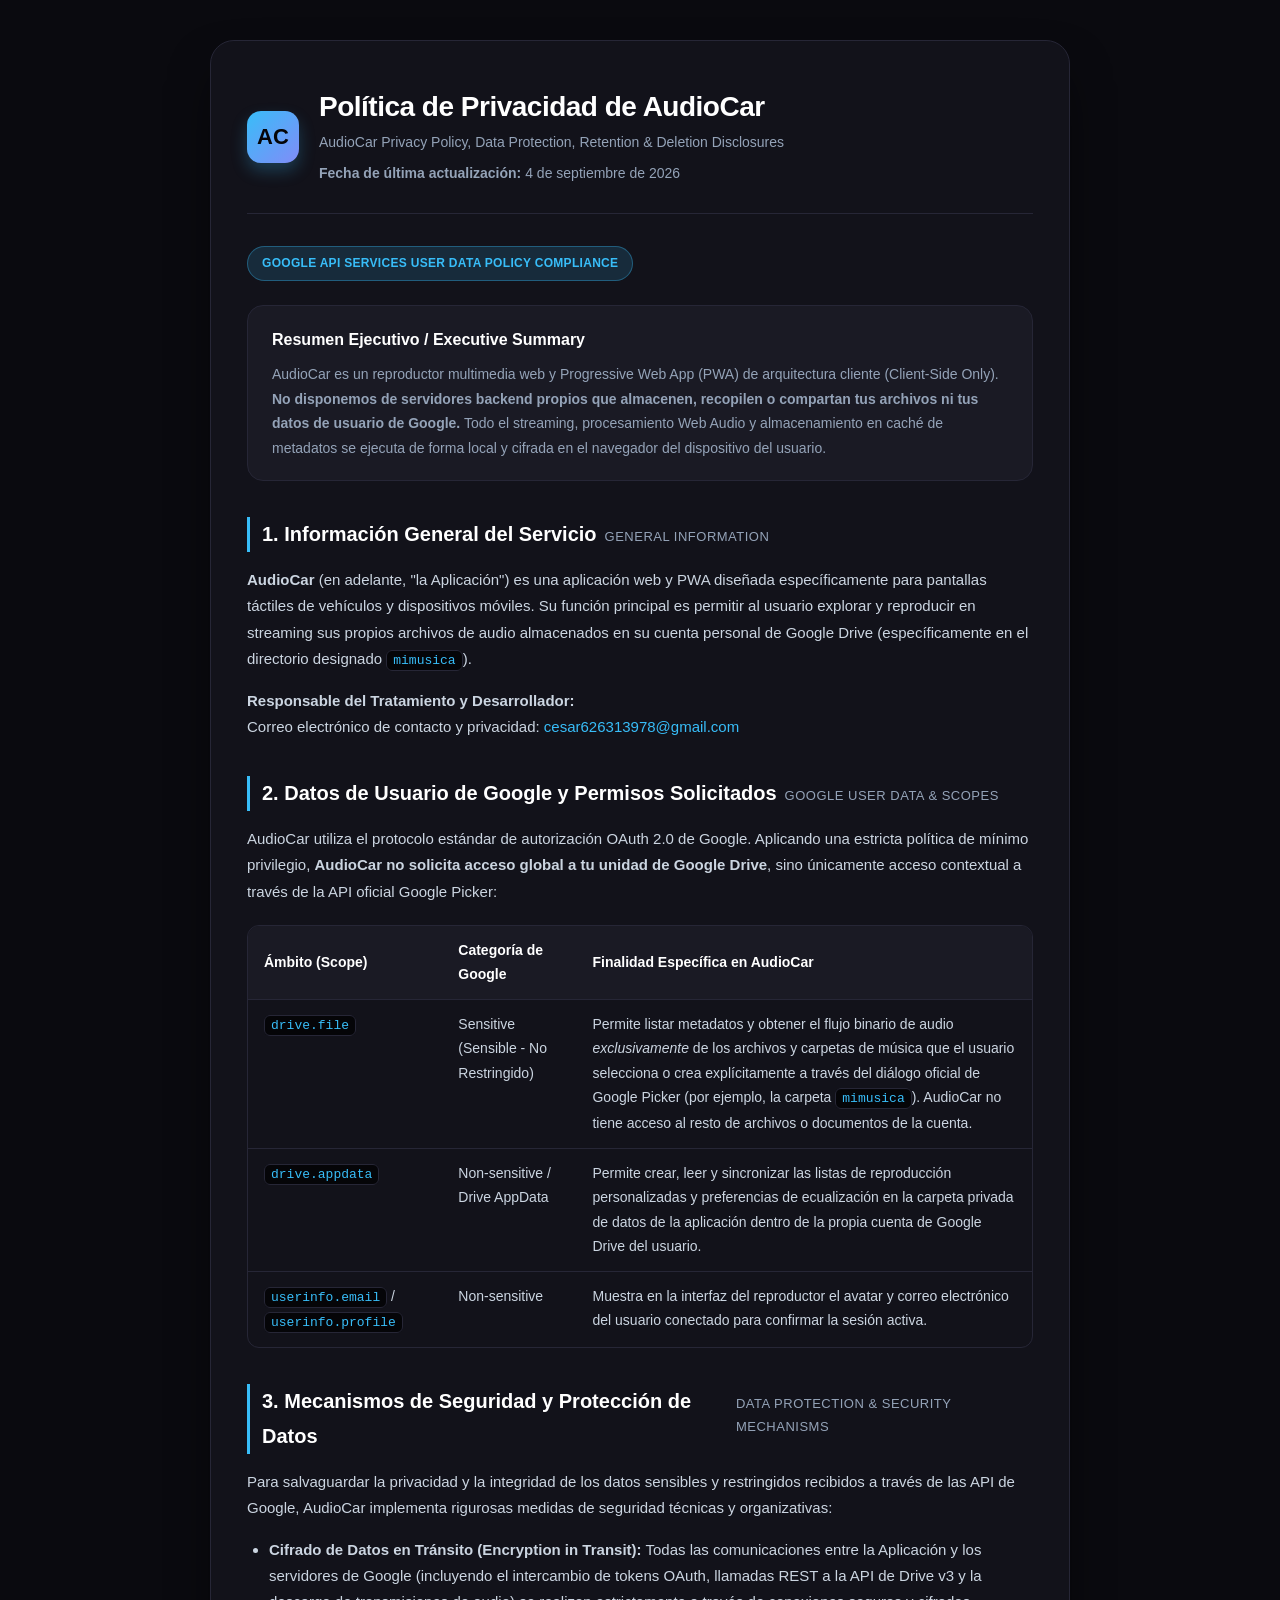
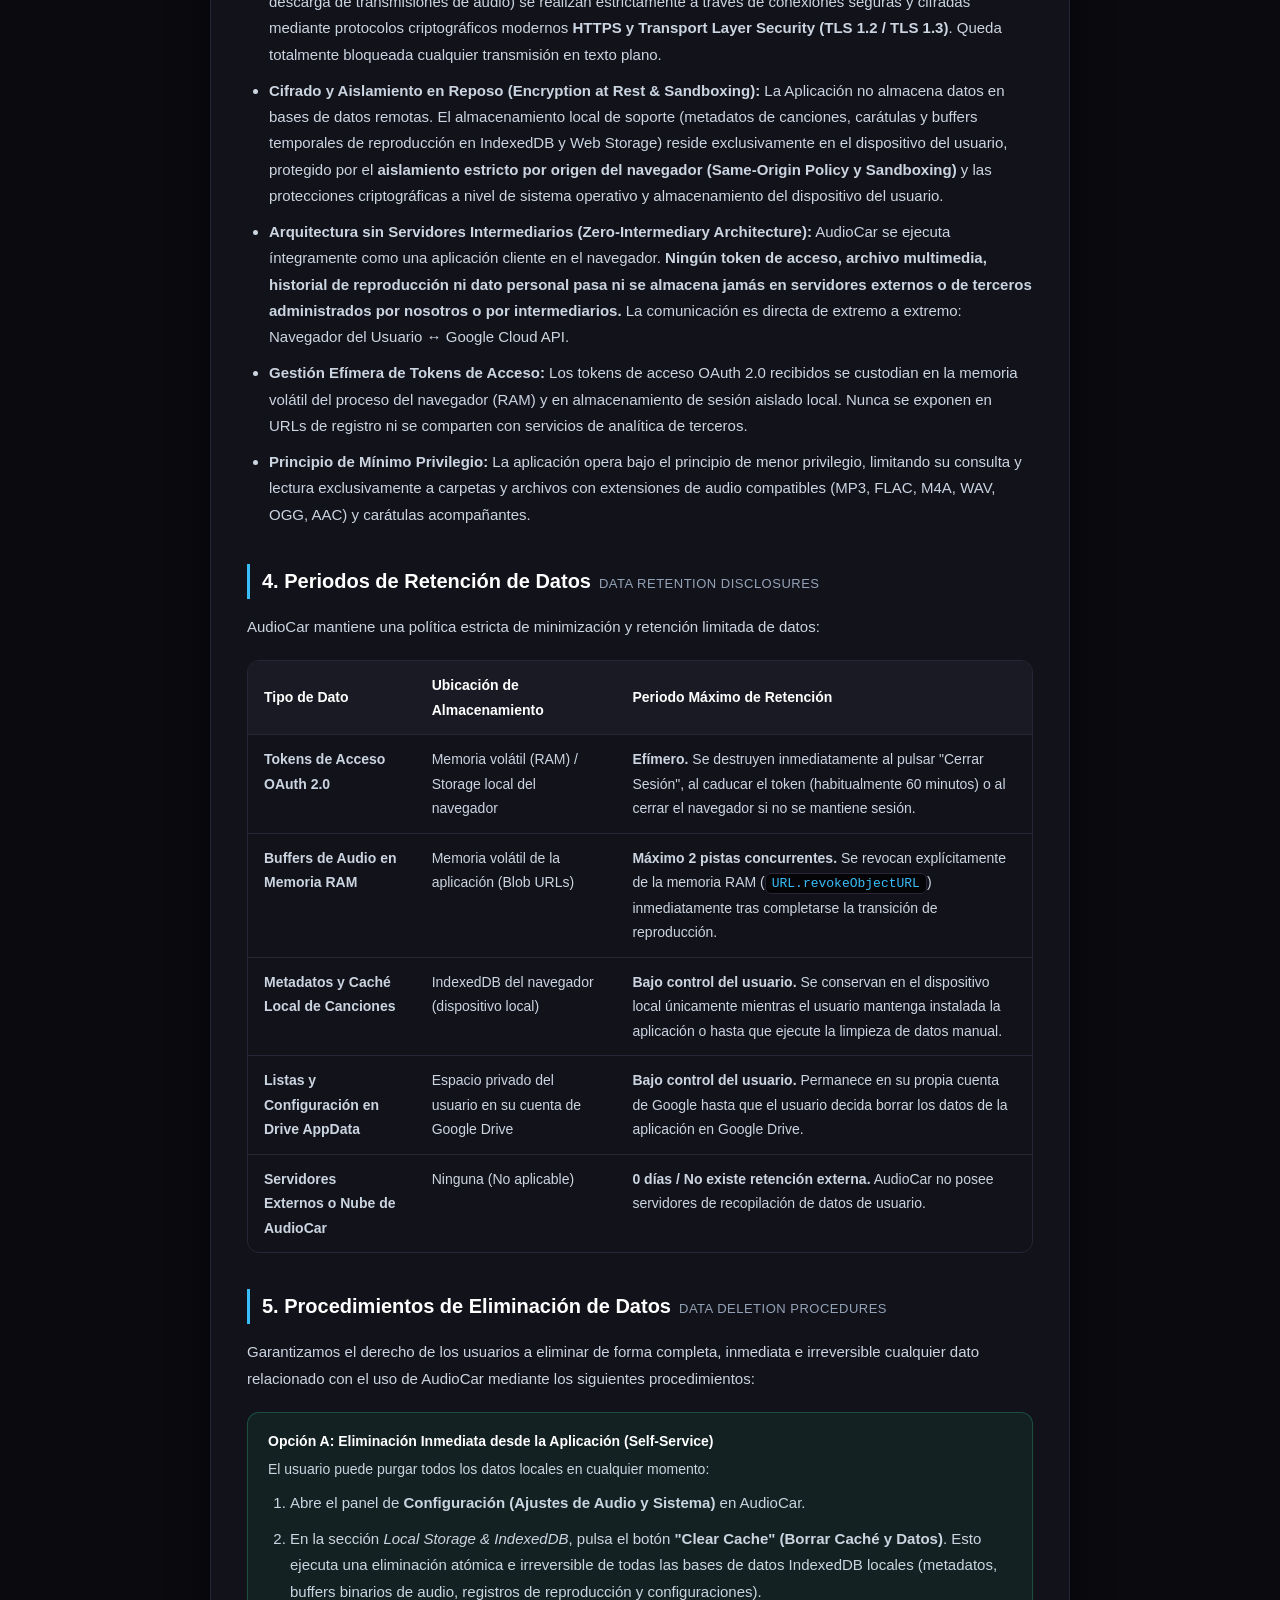
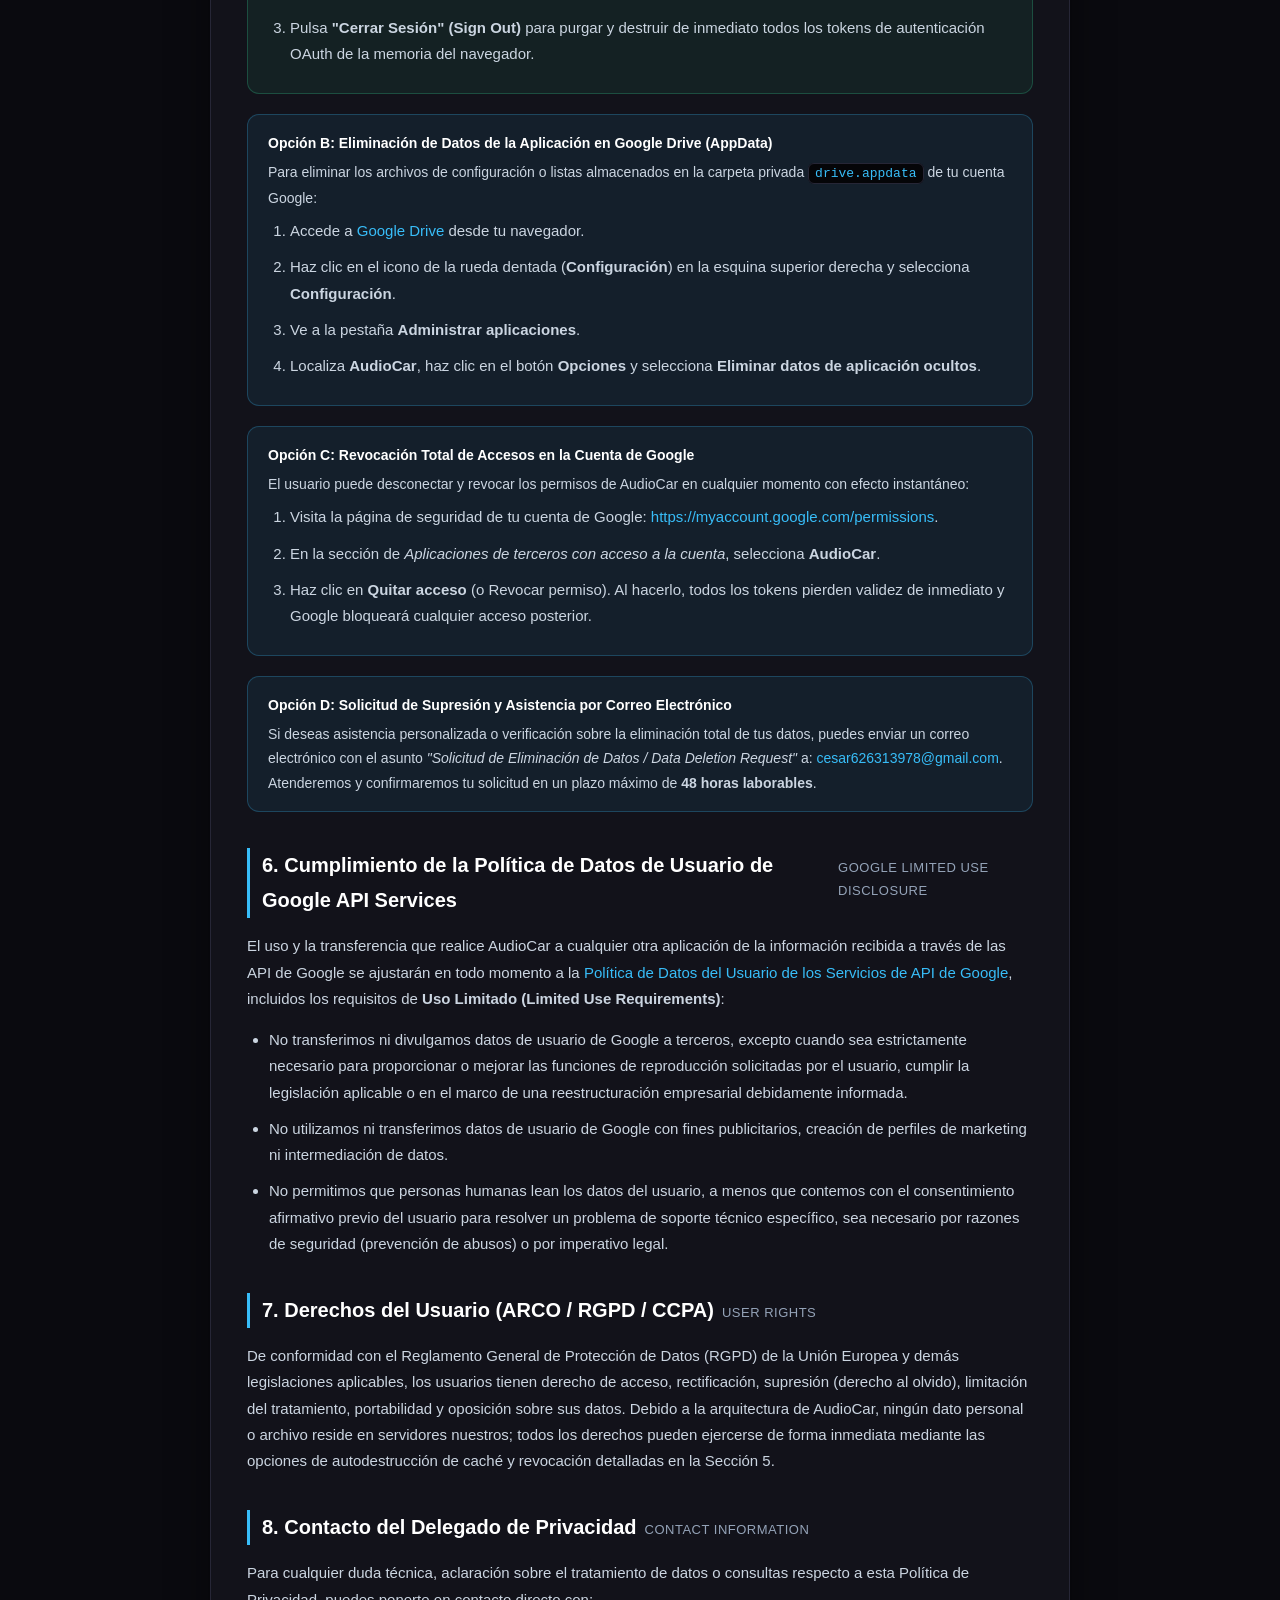
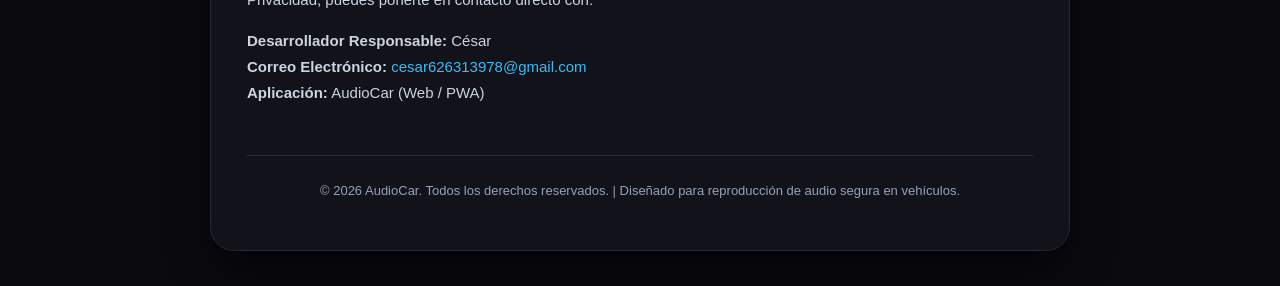
<file: public/privacy.html>
<!DOCTYPE html>
<html lang="es">
<head>
  <meta charset="UTF-8">
  <meta name="viewport" content="width=device-width, initial-scale=1.0">
  <title>Política de Privacidad y Protección de Datos - AudioCar</title>
  <meta name="description" content="Política de privacidad, seguridad de datos, retención y eliminación de AudioCar según los requisitos de Google API Services User Data Policy.">
  <style>
    :root {
      --bg: #0a0a0f;
      --card-bg: #12121a;
      --card-subtle: #1a1a24;
      --border: #262636;
      --border-accent: #38bdf8;
      --text: #f1f5f9;
      --text-muted: #94a3b8;
      --accent: #38bdf8;
      --accent-glow: rgba(56, 189, 248, 0.15);
      --success: #34d399;
      --code-bg: #050508;
    }
    * {
      box-sizing: border-box;
    }
    body {
      font-family: -apple-system, BlinkMacSystemFont, "Segoe UI", Roboto, Helvetica, Arial, sans-serif;
      background-color: var(--bg);
      color: var(--text);
      line-height: 1.75;
      margin: 0;
      padding: 40px 20px;
    }
    .container {
      max-width: 860px;
      margin: 0 auto;
      background: var(--card-bg);
      border: 1px solid var(--border);
      border-radius: 24px;
      padding: 48px 36px;
      box-shadow: 0 25px 50px -12px rgba(0, 0, 0, 0.7);
    }
    @media (max-width: 640px) {
      body {
        padding: 20px 12px;
      }
      .container {
        padding: 28px 20px;
      }
    }
    .header {
      border-bottom: 1px solid var(--border);
      padding-bottom: 28px;
      margin-bottom: 32px;
      display: flex;
      align-items: center;
      gap: 20px;
    }
    .logo {
      width: 52px;
      height: 52px;
      border-radius: 14px;
      background: linear-gradient(135deg, #38bdf8, #818cf8);
      display: flex;
      align-items: center;
      justify-content: center;
      font-weight: 900;
      color: #050508;
      font-size: 22px;
      flex-shrink: 0;
      box-shadow: 0 8px 16px rgba(56, 189, 248, 0.25);
    }
    h1 {
      font-size: 28px;
      margin: 0;
      color: #ffffff;
      letter-spacing: -0.5px;
      line-height: 1.25;
    }
    .subtitle {
      font-size: 14px;
      color: var(--text-muted);
      margin-top: 6px;
    }
    .badge {
      display: inline-flex;
      align-items: center;
      gap: 6px;
      padding: 6px 14px;
      border-radius: 9999px;
      font-size: 12px;
      font-weight: 700;
      background: var(--accent-glow);
      color: var(--accent);
      border: 1px solid rgba(56, 189, 248, 0.35);
      margin-bottom: 24px;
      letter-spacing: 0.3px;
      text-transform: uppercase;
    }
    .summary-card {
      background: var(--card-subtle);
      border: 1px solid var(--border);
      border-radius: 16px;
      padding: 20px 24px;
      margin-bottom: 32px;
    }
    .summary-card h3 {
      margin-top: 0;
      color: #ffffff;
      font-size: 16px;
    }
    .summary-card p {
      margin: 0;
      font-size: 14px;
      color: var(--text-muted);
    }
    h2 {
      font-size: 20px;
      color: #ffffff;
      margin-top: 36px;
      margin-bottom: 14px;
      display: flex;
      align-items: baseline;
      gap: 8px;
      border-left: 3px solid var(--accent);
      padding-left: 12px;
    }
    h2 .en-title {
      font-size: 13px;
      font-weight: 400;
      color: var(--text-muted);
      text-transform: uppercase;
      letter-spacing: 0.5px;
    }
    h3 {
      font-size: 16px;
      color: var(--accent);
      margin-top: 20px;
      margin-bottom: 8px;
    }
    p, li {
      font-size: 15px;
      color: #cbd5e1;
    }
    ul, ol {
      padding-left: 22px;
      margin-top: 8px;
      margin-bottom: 16px;
    }
    li {
      margin-bottom: 10px;
    }
    code {
      background: var(--code-bg);
      border: 1px solid var(--border);
      color: #38bdf8;
      padding: 2px 6px;
      border-radius: 6px;
      font-size: 13px;
      font-family: ui-monospace, SFMono-Regular, Menlo, Monaco, Consolas, monospace;
    }
    .table-wrapper {
      overflow-x: auto;
      margin: 20px 0;
      border: 1px solid var(--border);
      border-radius: 12px;
    }
    table {
      width: 100%;
      border-collapse: collapse;
      font-size: 14px;
      text-align: left;
    }
    th {
      background: var(--card-subtle);
      color: #ffffff;
      padding: 12px 16px;
      border-bottom: 1px solid var(--border);
      font-weight: 600;
    }
    td {
      padding: 12px 16px;
      border-bottom: 1px solid var(--border);
      color: #cbd5e1;
      vertical-align: top;
    }
    tr:last-child td {
      border-bottom: none;
    }
    .callout {
      background: rgba(56, 189, 248, 0.08);
      border: 1px solid rgba(56, 189, 248, 0.25);
      border-radius: 12px;
      padding: 16px 20px;
      margin: 20px 0;
    }
    .callout-success {
      background: rgba(52, 211, 153, 0.08);
      border-color: rgba(52, 211, 153, 0.25);
    }
    .callout-title {
      font-weight: 700;
      font-size: 14px;
      color: #ffffff;
      margin-bottom: 4px;
      display: flex;
      align-items: center;
      gap: 6px;
    }
    a {
      color: var(--accent);
      text-decoration: none;
      transition: color 0.15s;
    }
    a:hover {
      text-decoration: underline;
      color: #7dd3fc;
    }
    .footer {
      margin-top: 48px;
      padding-top: 24px;
      border-top: 1px solid var(--border);
      font-size: 13px;
      color: var(--text-muted);
      text-align: center;
    }
  </style>
</head>
<body>
  <div class="container">
    <div class="header">
      <div class="logo">AC</div>
      <div>
        <h1>Política de Privacidad de AudioCar</h1>
        <div class="subtitle">AudioCar Privacy Policy, Data Protection, Retention & Deletion Disclosures</div>
        <div class="subtitle"><strong>Fecha de última actualización:</strong> 4 de septiembre de 2026</div>
      </div>
    </div>

    <div class="badge">Google API Services User Data Policy Compliance</div>

    <div class="summary-card">
      <h3>Resumen Ejecutivo / Executive Summary</h3>
      <p>
        AudioCar es un reproductor multimedia web y Progressive Web App (PWA) de arquitectura cliente (Client-Side Only). <strong>No disponemos de servidores backend propios que almacenen, recopilen o compartan tus archivos ni tus datos de usuario de Google.</strong> Todo el streaming, procesamiento Web Audio y almacenamiento en caché de metadatos se ejecuta de forma local y cifrada en el navegador del dispositivo del usuario.
      </p>
    </div>

    <h2>1. Información General del Servicio <span class="en-title">General Information</span></h2>
    <p>
      <strong>AudioCar</strong> (en adelante, "la Aplicación") es una aplicación web y PWA diseñada específicamente para pantallas táctiles de vehículos y dispositivos móviles. Su función principal es permitir al usuario explorar y reproducir en streaming sus propios archivos de audio almacenados en su cuenta personal de Google Drive (específicamente en el directorio designado <code>mimusica</code>).
    </p>
    <p>
      <strong>Responsable del Tratamiento y Desarrollador:</strong><br>
      Correo electrónico de contacto y privacidad: <a href="mailto:cesar626313978@gmail.com">cesar626313978@gmail.com</a>
    </p>

    <h2>2. Datos de Usuario de Google y Permisos Solicitados <span class="en-title">Google User Data & Scopes</span></h2>
    <p>
      AudioCar utiliza el protocolo estándar de autorización OAuth 2.0 de Google. Aplicando una estricta política de mínimo privilegio, <strong>AudioCar no solicita acceso global a tu unidad de Google Drive</strong>, sino únicamente acceso contextual a través de la API oficial Google Picker:
    </p>

    <div class="table-wrapper">
      <table>
        <thead>
          <tr>
            <th>Ámbito (Scope)</th>
            <th>Categoría de Google</th>
            <th>Finalidad Específica en AudioCar</th>
          </tr>
        </thead>
        <tbody>
          <tr>
            <td><code>drive.file</code></td>
            <td>Sensitive (Sensible - No Restringido)</td>
            <td>Permite listar metadatos y obtener el flujo binario de audio <em>exclusivamente</em> de los archivos y carpetas de música que el usuario selecciona o crea explícitamente a través del diálogo oficial de Google Picker (por ejemplo, la carpeta <code>mimusica</code>). AudioCar no tiene acceso al resto de archivos o documentos de la cuenta.</td>
          </tr>
          <tr>
            <td><code>drive.appdata</code></td>
            <td>Non-sensitive / Drive AppData</td>
            <td>Permite crear, leer y sincronizar las listas de reproducción personalizadas y preferencias de ecualización en la carpeta privada de datos de la aplicación dentro de la propia cuenta de Google Drive del usuario.</td>
          </tr>
          <tr>
            <td><code>userinfo.email</code> / <code>userinfo.profile</code></td>
            <td>Non-sensitive</td>
            <td>Muestra en la interfaz del reproductor el avatar y correo electrónico del usuario conectado para confirmar la sesión activa.</td>
          </tr>
        </tbody>
      </table>
    </div>

    <h2>3. Mecanismos de Seguridad y Protección de Datos <span class="en-title">Data Protection & Security Mechanisms</span></h2>
    <p>
      Para salvaguardar la privacidad y la integridad de los datos sensibles y restringidos recibidos a través de las API de Google, AudioCar implementa rigurosas medidas de seguridad técnicas y organizativas:
    </p>

    <ul>
      <li>
        <strong>Cifrado de Datos en Tránsito (Encryption in Transit):</strong> Todas las comunicaciones entre la Aplicación y los servidores de Google (incluyendo el intercambio de tokens OAuth, llamadas REST a la API de Drive v3 y la descarga de transmisiones de audio) se realizan estrictamente a través de conexiones seguras y cifradas mediante protocolos criptográficos modernos <strong>HTTPS y Transport Layer Security (TLS 1.2 / TLS 1.3)</strong>. Queda totalmente bloqueada cualquier transmisión en texto plano.
      </li>
      <li>
        <strong>Cifrado y Aislamiento en Reposo (Encryption at Rest & Sandboxing):</strong> La Aplicación no almacena datos en bases de datos remotas. El almacenamiento local de soporte (metadatos de canciones, carátulas y buffers temporales de reproducción en IndexedDB y Web Storage) reside exclusivamente en el dispositivo del usuario, protegido por el <strong>aislamiento estricto por origen del navegador (Same-Origin Policy y Sandboxing)</strong> y las protecciones criptográficas a nivel de sistema operativo y almacenamiento del dispositivo del usuario.
      </li>
      <li>
        <strong>Arquitectura sin Servidores Intermediarios (Zero-Intermediary Architecture):</strong> AudioCar se ejecuta íntegramente como una aplicación cliente en el navegador. <strong>Ningún token de acceso, archivo multimedia, historial de reproducción ni dato personal pasa ni se almacena jamás en servidores externos o de terceros administrados por nosotros o por intermediarios.</strong> La comunicación es directa de extremo a extremo: Navegador del Usuario &harr; Google Cloud API.
      </li>
      <li>
        <strong>Gestión Efímera de Tokens de Acceso:</strong> Los tokens de acceso OAuth 2.0 recibidos se custodian en la memoria volátil del proceso del navegador (RAM) y en almacenamiento de sesión aislado local. Nunca se exponen en URLs de registro ni se comparten con servicios de analítica de terceros.
      </li>
      <li>
        <strong>Principio de Mínimo Privilegio:</strong> La aplicación opera bajo el principio de menor privilegio, limitando su consulta y lectura exclusivamente a carpetas y archivos con extensiones de audio compatibles (MP3, FLAC, M4A, WAV, OGG, AAC) y carátulas acompañantes.
      </li>
    </ul>

    <h2>4. Periodos de Retención de Datos <span class="en-title">Data Retention Disclosures</span></h2>
    <p>
      AudioCar mantiene una política estricta de minimización y retención limitada de datos:
    </p>

    <div class="table-wrapper">
      <table>
        <thead>
          <tr>
            <th>Tipo de Dato</th>
            <th>Ubicación de Almacenamiento</th>
            <th>Periodo Máximo de Retención</th>
          </tr>
        </thead>
        <tbody>
          <tr>
            <td><strong>Tokens de Acceso OAuth 2.0</strong></td>
            <td>Memoria volátil (RAM) / Storage local del navegador</td>
            <td><strong>Efímero.</strong> Se destruyen inmediatamente al pulsar "Cerrar Sesión", al caducar el token (habitualmente 60 minutos) o al cerrar el navegador si no se mantiene sesión.</td>
          </tr>
          <tr>
            <td><strong>Buffers de Audio en Memoria RAM</strong></td>
            <td>Memoria volátil de la aplicación (Blob URLs)</td>
            <td><strong>Máximo 2 pistas concurrentes.</strong> Se revocan explícitamente de la memoria RAM (<code>URL.revokeObjectURL</code>) inmediatamente tras completarse la transición de reproducción.</td>
          </tr>
          <tr>
            <td><strong>Metadatos y Caché Local de Canciones</strong></td>
            <td>IndexedDB del navegador (dispositivo local)</td>
            <td><strong>Bajo control del usuario.</strong> Se conservan en el dispositivo local únicamente mientras el usuario mantenga instalada la aplicación o hasta que ejecute la limpieza de datos manual.</td>
          </tr>
          <tr>
            <td><strong>Listas y Configuración en Drive AppData</strong></td>
            <td>Espacio privado del usuario en su cuenta de Google Drive</td>
            <td><strong>Bajo control del usuario.</strong> Permanece en su propia cuenta de Google hasta que el usuario decida borrar los datos de la aplicación en Google Drive.</td>
          </tr>
          <tr>
            <td><strong>Servidores Externos o Nube de AudioCar</strong></td>
            <td>Ninguna (No aplicable)</td>
            <td><strong>0 días / No existe retención externa.</strong> AudioCar no posee servidores de recopilación de datos de usuario.</td>
          </tr>
        </tbody>
      </table>
    </div>

    <h2>5. Procedimientos de Eliminación de Datos <span class="en-title">Data Deletion Procedures</span></h2>
    <p>
      Garantizamos el derecho de los usuarios a eliminar de forma completa, inmediata e irreversible cualquier dato relacionado con el uso de AudioCar mediante los siguientes procedimientos:
    </p>

    <div class="callout callout-success">
      <div class="callout-title">Opción A: Eliminación Inmediata desde la Aplicación (Self-Service)</div>
      <p style="margin: 0; font-size: 14px;">
        El usuario puede purgar todos los datos locales en cualquier momento:
      </p>
      <ol style="margin-bottom: 0; margin-top: 8px;">
        <li>Abre el panel de <strong>Configuración (Ajustes de Audio y Sistema)</strong> en AudioCar.</li>
        <li>En la sección <em>Local Storage & IndexedDB</em>, pulsa el botón <strong>"Clear Cache" (Borrar Caché y Datos)</strong>. Esto ejecuta una eliminación atómica e irreversible de todas las bases de datos IndexedDB locales (metadatos, buffers binarios de audio, registros de reproducción y configuraciones).</li>
        <li>Pulsa <strong>"Cerrar Sesión" (Sign Out)</strong> para purgar y destruir de inmediato todos los tokens de autenticación OAuth de la memoria del navegador.</li>
      </ol>
    </div>

    <div class="callout">
      <div class="callout-title">Opción B: Eliminación de Datos de la Aplicación en Google Drive (AppData)</div>
      <p style="margin: 0; font-size: 14px;">
        Para eliminar los archivos de configuración o listas almacenados en la carpeta privada <code>drive.appdata</code> de tu cuenta Google:
      </p>
      <ol style="margin-bottom: 0; margin-top: 8px;">
        <li>Accede a <a href="https://drive.google.com" target="_blank" rel="noopener noreferrer">Google Drive</a> desde tu navegador.</li>
        <li>Haz clic en el icono de la rueda dentada (<strong>Configuración</strong>) en la esquina superior derecha y selecciona <strong>Configuración</strong>.</li>
        <li>Ve a la pestaña <strong>Administrar aplicaciones</strong>.</li>
        <li>Localiza <strong>AudioCar</strong>, haz clic en el botón <strong>Opciones</strong> y selecciona <strong>Eliminar datos de aplicación ocultos</strong>.</li>
      </ol>
    </div>

    <div class="callout">
      <div class="callout-title">Opción C: Revocación Total de Accesos en la Cuenta de Google</div>
      <p style="margin: 0; font-size: 14px;">
        El usuario puede desconectar y revocar los permisos de AudioCar en cualquier momento con efecto instantáneo:
      </p>
      <ol style="margin-bottom: 0; margin-top: 8px;">
        <li>Visita la página de seguridad de tu cuenta de Google: <a href="https://myaccount.google.com/permissions" target="_blank" rel="noopener noreferrer">https://myaccount.google.com/permissions</a>.</li>
        <li>En la sección de <em>Aplicaciones de terceros con acceso a la cuenta</em>, selecciona <strong>AudioCar</strong>.</li>
        <li>Haz clic en <strong>Quitar acceso</strong> (o Revocar permiso). Al hacerlo, todos los tokens pierden validez de inmediato y Google bloqueará cualquier acceso posterior.</li>
      </ol>
    </div>

    <div class="callout">
      <div class="callout-title">Opción D: Solicitud de Supresión y Asistencia por Correo Electrónico</div>
      <p style="margin: 0; font-size: 14px;">
        Si deseas asistencia personalizada o verificación sobre la eliminación total de tus datos, puedes enviar un correo electrónico con el asunto <em>"Solicitud de Eliminación de Datos / Data Deletion Request"</em> a: <a href="mailto:cesar626313978@gmail.com">cesar626313978@gmail.com</a>. Atenderemos y confirmaremos tu solicitud en un plazo máximo de <strong>48 horas laborables</strong>.
      </p>
    </div>

    <h2>6. Cumplimiento de la Política de Datos de Usuario de Google API Services <span class="en-title">Google Limited Use Disclosure</span></h2>
    <p>
      El uso y la transferencia que realice AudioCar a cualquier otra aplicación de la información recibida a través de las API de Google se ajustarán en todo momento a la <a href="https://developers.google.com/terms/api-services-user-data-policy" target="_blank" rel="noopener noreferrer">Política de Datos del Usuario de los Servicios de API de Google</a>, incluidos los requisitos de <strong>Uso Limitado (Limited Use Requirements)</strong>:
    </p>
    <ul>
      <li>No transferimos ni divulgamos datos de usuario de Google a terceros, excepto cuando sea estrictamente necesario para proporcionar o mejorar las funciones de reproducción solicitadas por el usuario, cumplir la legislación aplicable o en el marco de una reestructuración empresarial debidamente informada.</li>
      <li>No utilizamos ni transferimos datos de usuario de Google con fines publicitarios, creación de perfiles de marketing ni intermediación de datos.</li>
      <li>No permitimos que personas humanas lean los datos del usuario, a menos que contemos con el consentimiento afirmativo previo del usuario para resolver un problema de soporte técnico específico, sea necesario por razones de seguridad (prevención de abusos) o por imperativo legal.</li>
    </ul>

    <h2>7. Derechos del Usuario (ARCO / RGPD / CCPA) <span class="en-title">User Rights</span></h2>
    <p>
      De conformidad con el Reglamento General de Protección de Datos (RGPD) de la Unión Europea y demás legislaciones aplicables, los usuarios tienen derecho de acceso, rectificación, supresión (derecho al olvido), limitación del tratamiento, portabilidad y oposición sobre sus datos. Debido a la arquitectura de AudioCar, ningún dato personal o archivo reside en servidores nuestros; todos los derechos pueden ejercerse de forma inmediata mediante las opciones de autodestrucción de caché y revocación detalladas en la Sección 5.
    </p>

    <h2>8. Contacto del Delegado de Privacidad <span class="en-title">Contact Information</span></h2>
    <p>
      Para cualquier duda técnica, aclaración sobre el tratamiento de datos o consultas respecto a esta Política de Privacidad, puedes ponerte en contacto directo con:
    </p>
    <p>
      <strong>Desarrollador Responsable:</strong> César<br>
      <strong>Correo Electrónico:</strong> <a href="mailto:cesar626313978@gmail.com">cesar626313978@gmail.com</a><br>
      <strong>Aplicación:</strong> AudioCar (Web / PWA)
    </p>

    <div class="footer">
      © 2026 AudioCar. Todos los derechos reservados. | Diseñado para reproducción de audio segura en vehículos.
    </div>
  </div>
</body>
</html>
</file>
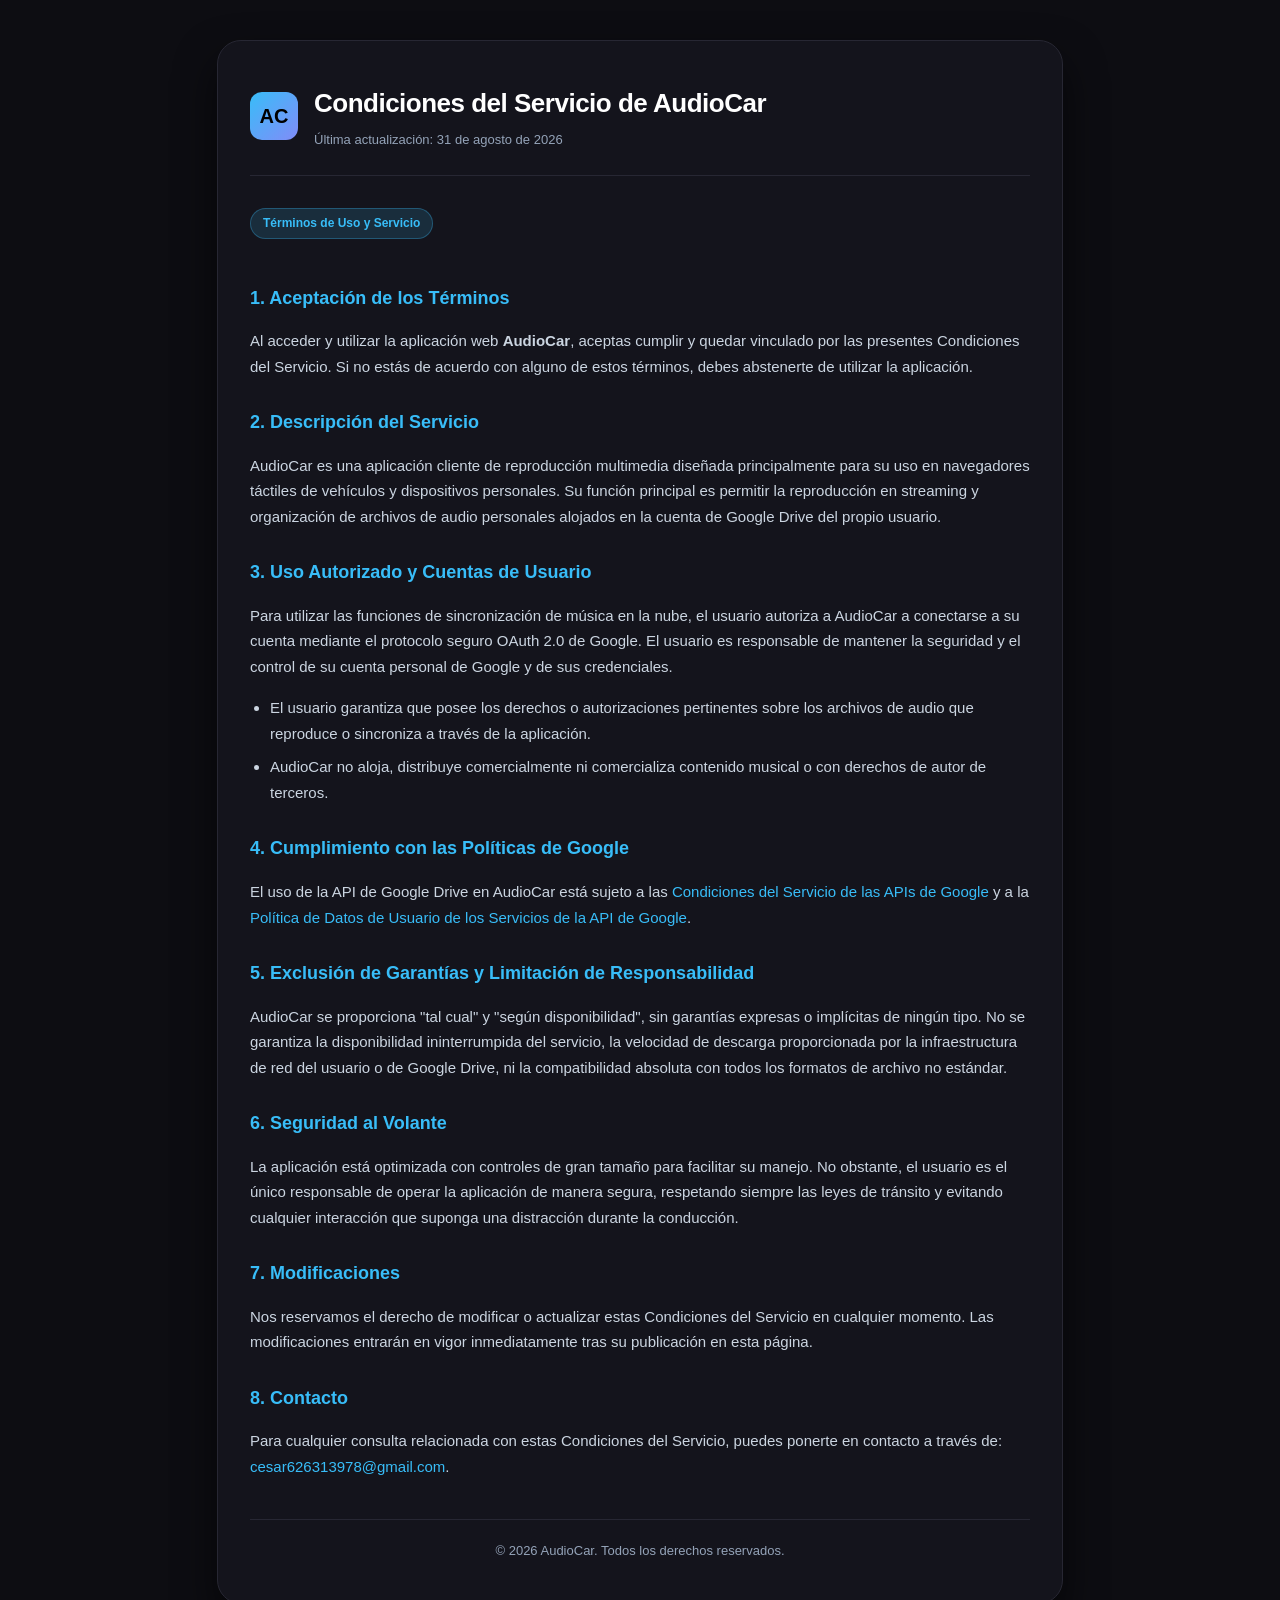
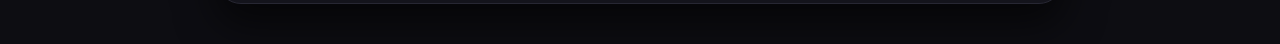
<file: public/terms.html>
<!DOCTYPE html>
<html lang="es">
<head>
  <meta charset="UTF-8">
  <meta name="viewport" content="width=device-width, initial-scale=1.0">
  <title>Condiciones del Servicio - AudioCar</title>
  <style>
    :root {
      --bg: #0d0d12;
      --card-bg: #14141c;
      --border: #272733;
      --text: #e2e8f0;
      --text-muted: #94a3b8;
      --accent: #38bdf8;
      --accent-glow: rgba(56, 189, 248, 0.2);
    }
    body {
      font-family: -apple-system, BlinkMacSystemFont, "Segoe UI", Roboto, Helvetica, Arial, sans-serif;
      background-color: var(--bg);
      color: var(--text);
      line-height: 1.7;
      margin: 0;
      padding: 40px 20px;
    }
    .container {
      max-width: 780px;
      margin: 0 auto;
      background: var(--card-bg);
      border: 1px solid var(--border);
      border-radius: 24px;
      padding: 40px 32px;
      box-shadow: 0 20px 40px rgba(0,0,0,0.6);
    }
    .header {
      border-bottom: 1px solid var(--border);
      padding-bottom: 24px;
      margin-bottom: 32px;
      display: flex;
      align-items: center;
      gap: 16px;
    }
    .logo {
      width: 48px;
      height: 48px;
      border-radius: 12px;
      background: linear-gradient(135deg, #38bdf8, #818cf8);
      display: flex;
      align-items: center;
      justify-content: center;
      font-weight: 900;
      color: #000;
      font-size: 20px;
    }
    h1 {
      font-size: 26px;
      margin: 0;
      color: #ffffff;
      letter-spacing: -0.5px;
    }
    .updated {
      font-size: 13px;
      color: var(--text-muted);
      margin-top: 4px;
    }
    h2 {
      font-size: 18px;
      color: var(--accent);
      margin-top: 28px;
      margin-bottom: 12px;
    }
    p, li {
      font-size: 15px;
      color: #cbd5e1;
    }
    ul {
      padding-left: 20px;
    }
    li {
      margin-bottom: 8px;
    }
    .badge {
      display: inline-block;
      padding: 4px 12px;
      border-radius: 9999px;
      font-size: 12px;
      font-weight: 600;
      background: rgba(56, 189, 248, 0.15);
      color: var(--accent);
      border: 1px solid rgba(56, 189, 248, 0.3);
      margin-bottom: 16px;
    }
    .footer {
      margin-top: 40px;
      padding-top: 20px;
      border-top: 1px solid var(--border);
      font-size: 13px;
      color: var(--text-muted);
      text-align: center;
    }
    a {
      color: var(--accent);
      text-decoration: none;
    }
    a:hover {
      text-decoration: underline;
    }
  </style>
</head>
<body>
  <div class="container">
    <div class="header">
      <div class="logo">AC</div>
      <div>
        <h1>Condiciones del Servicio de AudioCar</h1>
        <div class="updated">Última actualización: 31 de agosto de 2026</div>
      </div>
    </div>

    <div class="badge">Términos de Uso y Servicio</div>

    <h2>1. Aceptación de los Términos</h2>
    <p>
      Al acceder y utilizar la aplicación web <strong>AudioCar</strong>, aceptas cumplir y quedar vinculado por las presentes Condiciones del Servicio. Si no estás de acuerdo con alguno de estos términos, debes abstenerte de utilizar la aplicación.
    </p>

    <h2>2. Descripción del Servicio</h2>
    <p>
      AudioCar es una aplicación cliente de reproducción multimedia diseñada principalmente para su uso en navegadores táctiles de vehículos y dispositivos personales. Su función principal es permitir la reproducción en streaming y organización de archivos de audio personales alojados en la cuenta de Google Drive del propio usuario.
    </p>

    <h2>3. Uso Autorizado y Cuentas de Usuario</h2>
    <p>
      Para utilizar las funciones de sincronización de música en la nube, el usuario autoriza a AudioCar a conectarse a su cuenta mediante el protocolo seguro OAuth 2.0 de Google. El usuario es responsable de mantener la seguridad y el control de su cuenta personal de Google y de sus credenciales.
    </p>
    <ul>
      <li>El usuario garantiza que posee los derechos o autorizaciones pertinentes sobre los archivos de audio que reproduce o sincroniza a través de la aplicación.</li>
      <li>AudioCar no aloja, distribuye comercialmente ni comercializa contenido musical o con derechos de autor de terceros.</li>
    </ul>

    <h2>4. Cumplimiento con las Políticas de Google</h2>
    <p>
      El uso de la API de Google Drive en AudioCar está sujeto a las <a href="https://developers.google.com/terms" target="_blank" rel="noopener noreferrer">Condiciones del Servicio de las APIs de Google</a> y a la <a href="https://developers.google.com/terms/api-services-user-data-policy" target="_blank" rel="noopener noreferrer">Política de Datos de Usuario de los Servicios de la API de Google</a>.
    </p>

    <h2>5. Exclusión de Garantías y Limitación de Responsabilidad</h2>
    <p>
      AudioCar se proporciona "tal cual" y "según disponibilidad", sin garantías expresas o implícitas de ningún tipo. No se garantiza la disponibilidad ininterrumpida del servicio, la velocidad de descarga proporcionada por la infraestructura de red del usuario o de Google Drive, ni la compatibilidad absoluta con todos los formatos de archivo no estándar.
    </p>

    <h2>6. Seguridad al Volante</h2>
    <p>
      La aplicación está optimizada con controles de gran tamaño para facilitar su manejo. No obstante, el usuario es el único responsable de operar la aplicación de manera segura, respetando siempre las leyes de tránsito y evitando cualquier interacción que suponga una distracción durante la conducción.
    </p>

    <h2>7. Modificaciones</h2>
    <p>
      Nos reservamos el derecho de modificar o actualizar estas Condiciones del Servicio en cualquier momento. Las modificaciones entrarán en vigor inmediatamente tras su publicación en esta página.
    </p>

    <h2>8. Contacto</h2>
    <p>
      Para cualquier consulta relacionada con estas Condiciones del Servicio, puedes ponerte en contacto a través de: <a href="mailto:cesar626313978@gmail.com">cesar626313978@gmail.com</a>.
    </p>

    <div class="footer">
      © 2026 AudioCar. Todos los derechos reservados.
    </div>
  </div>
</body>
</html>
</file>
